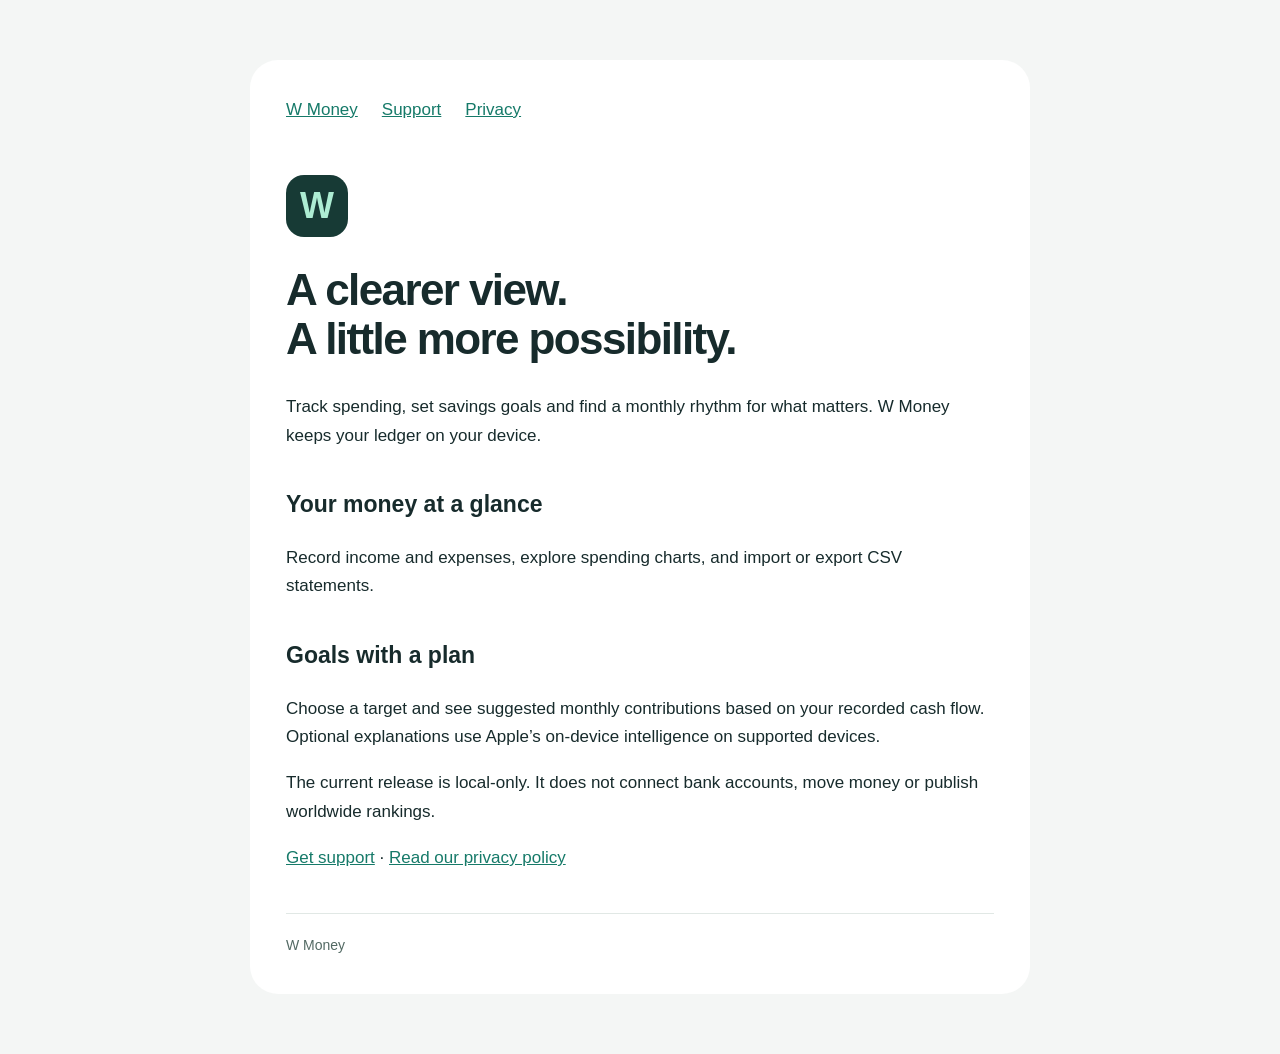
<file: docs/index.html>
<!doctype html><html lang="en"><head><meta charset="utf-8"><meta name="viewport" content="width=device-width, initial-scale=1"><title>Budgeting with clarity · W Money</title><link rel="stylesheet" href="wmoney.css"></head><body><main><nav aria-label="Main"><a href="index.html">W Money</a><a href="support.html">Support</a><a href="privacy.html">Privacy</a></nav><div class="mark" aria-hidden="true">W</div><h1>A clearer view.<br>A little more possibility.</h1><p>Track spending, set savings goals and find a monthly rhythm for what matters. W Money keeps your ledger on your device.</p><h2>Your money at a glance</h2><p>Record income and expenses, explore spending charts, and import or export CSV statements.</p><h2>Goals with a plan</h2><p>Choose a target and see suggested monthly contributions based on your recorded cash flow. Optional explanations use Apple’s on-device intelligence on supported devices.</p><p>The current release is local-only. It does not connect bank accounts, move money or publish worldwide rankings.</p><p><a href="support.html">Get support</a> · <a href="privacy.html">Read our privacy policy</a></p><footer>W Money</footer></main></body></html>
</file>
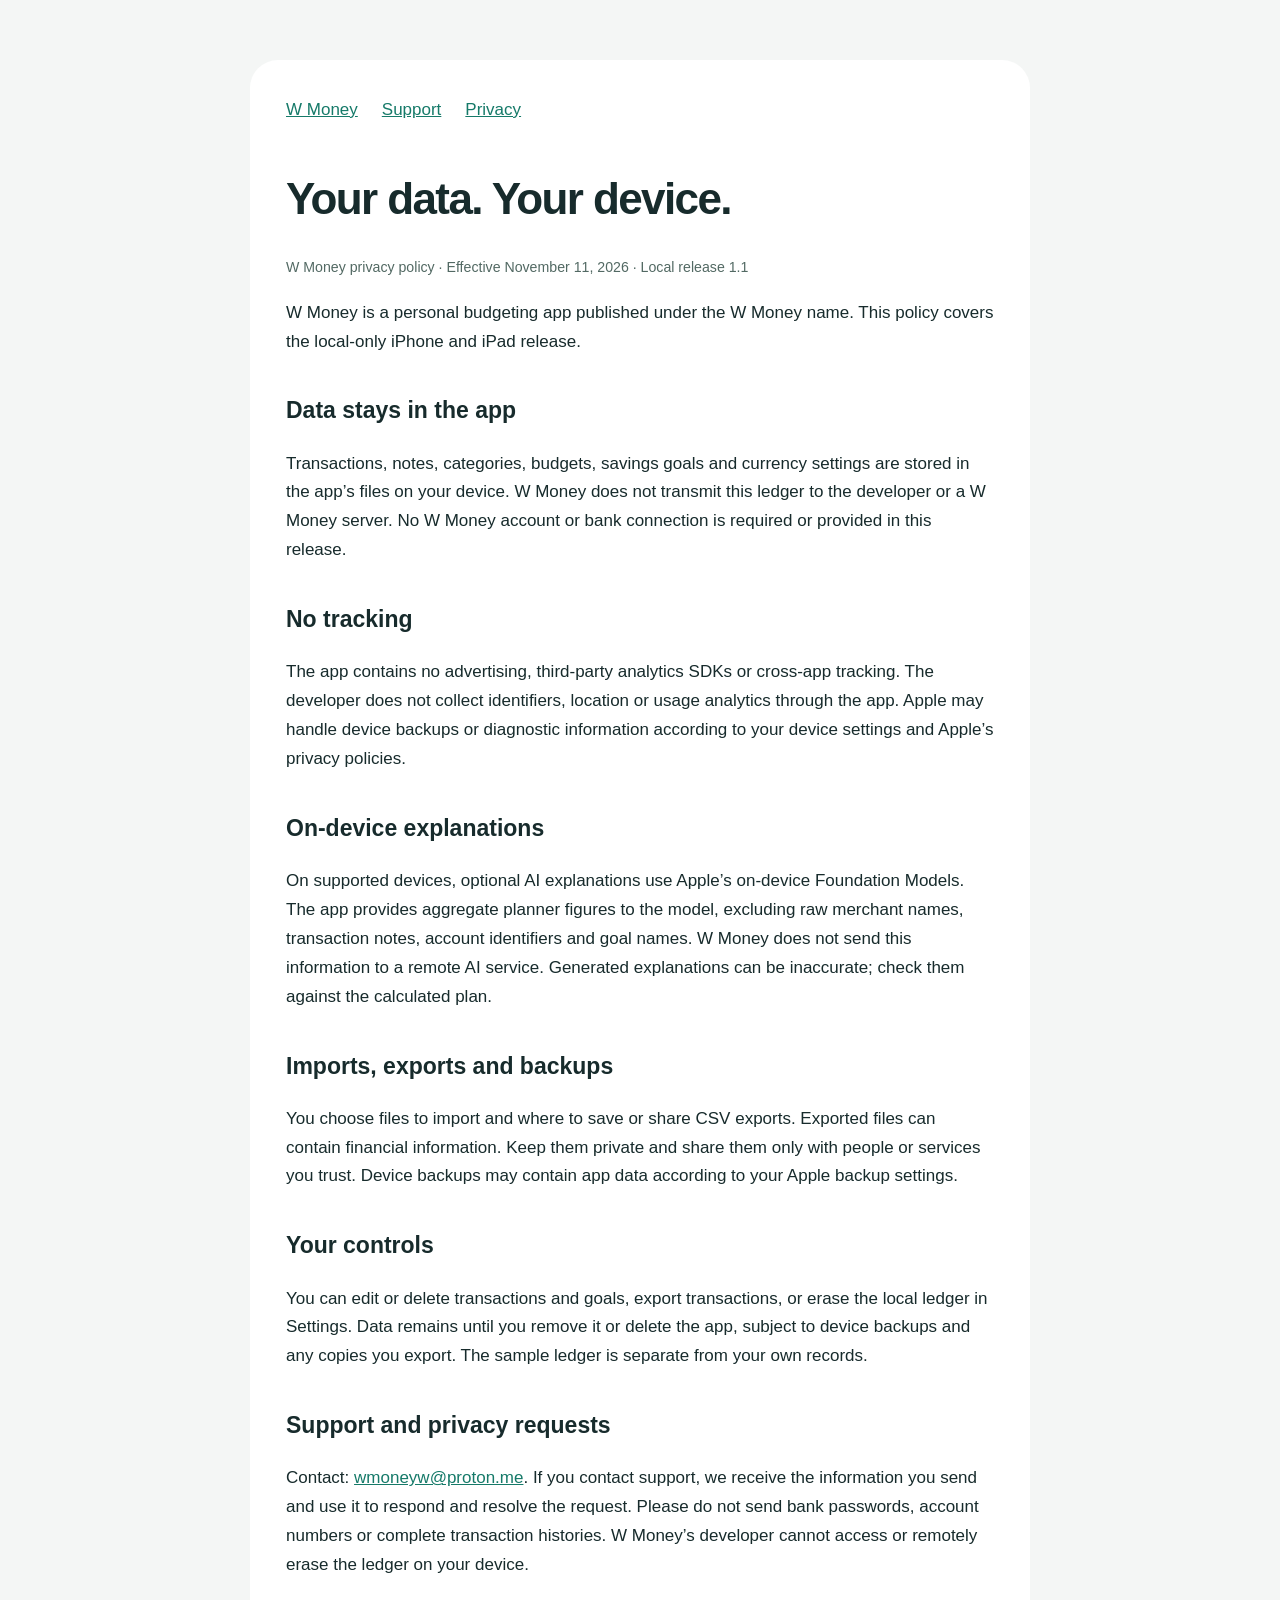
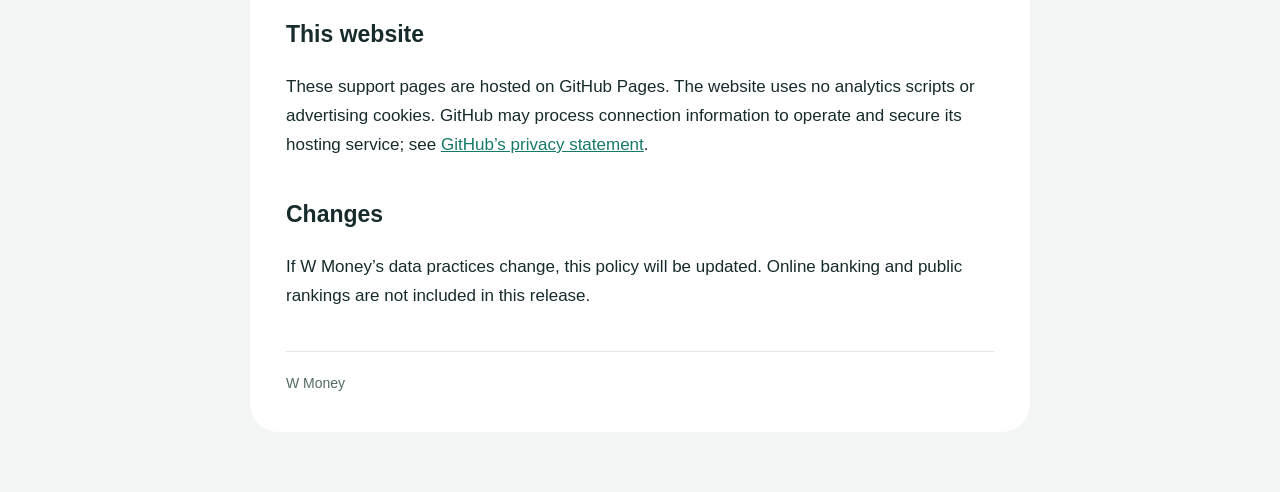
<file: docs/privacy.html>
<!doctype html><html lang="en"><head><meta charset="utf-8"><meta name="viewport" content="width=device-width, initial-scale=1"><title>Privacy · W Money</title><link rel="stylesheet" href="wmoney.css"></head><body><main><nav aria-label="Main"><a href="index.html">W Money</a><a href="support.html">Support</a><a href="privacy.html">Privacy</a></nav><h1>Your data. Your device.</h1><p><small>W Money privacy policy · Effective November 11, 2026 · Local release 1.1</small></p><p>W Money is a personal budgeting app published under the W Money name. This policy covers the local-only iPhone and iPad release.</p><h2>Data stays in the app</h2><p>Transactions, notes, categories, budgets, savings goals and currency settings are stored in the app’s files on your device. W Money does not transmit this ledger to the developer or a W Money server. No W Money account or bank connection is required or provided in this release.</p><h2>No tracking</h2><p>The app contains no advertising, third-party analytics SDKs or cross-app tracking. The developer does not collect identifiers, location or usage analytics through the app. Apple may handle device backups or diagnostic information according to your device settings and Apple’s privacy policies.</p><h2>On-device explanations</h2><p>On supported devices, optional AI explanations use Apple’s on-device Foundation Models. The app provides aggregate planner figures to the model, excluding raw merchant names, transaction notes, account identifiers and goal names. W Money does not send this information to a remote AI service. Generated explanations can be inaccurate; check them against the calculated plan.</p><h2>Imports, exports and backups</h2><p>You choose files to import and where to save or share CSV exports. Exported files can contain financial information. Keep them private and share them only with people or services you trust. Device backups may contain app data according to your Apple backup settings.</p><h2>Your controls</h2><p>You can edit or delete transactions and goals, export transactions, or erase the local ledger in Settings. Data remains until you remove it or delete the app, subject to device backups and any copies you export. The sample ledger is separate from your own records.</p><h2>Support and privacy requests</h2><p>Contact: <a href="mailto:wmoneyw@proton.me">wmoneyw@proton.me</a>. If you contact support, we receive the information you send and use it to respond and resolve the request. Please do not send bank passwords, account numbers or complete transaction histories. W Money’s developer cannot access or remotely erase the ledger on your device.</p><h2>This website</h2><p>These support pages are hosted on GitHub Pages. The website uses no analytics scripts or advertising cookies. GitHub may process connection information to operate and secure its hosting service; see <a href="https://docs.github.com/en/site-policy/privacy-policies/github-general-privacy-statement">GitHub’s privacy statement</a>.</p><h2>Changes</h2><p>If W Money’s data practices change, this policy will be updated. Online banking and public rankings are not included in this release.</p><footer>W Money</footer></main></body></html>
</file>
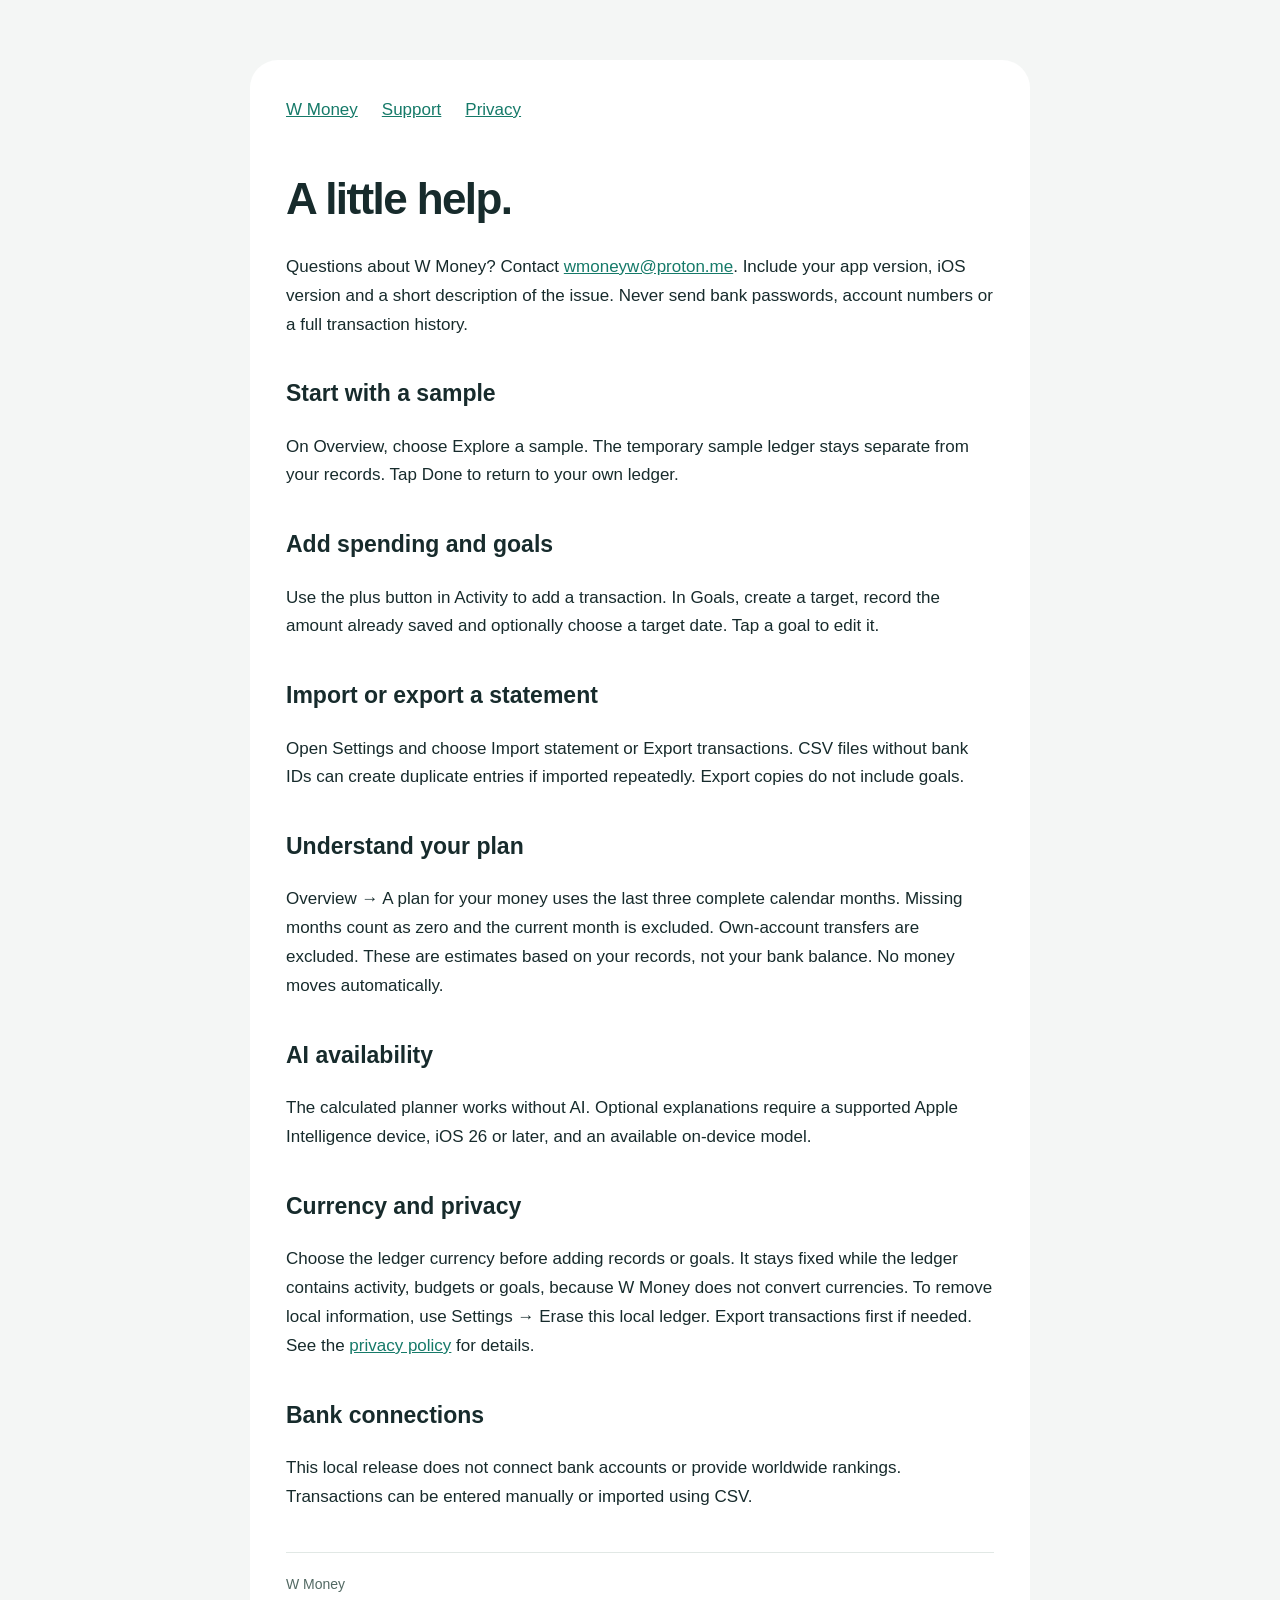
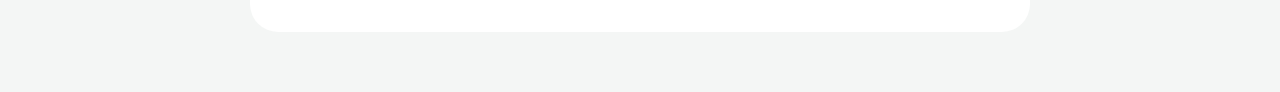
<file: docs/support.html>
<!doctype html><html lang="en"><head><meta charset="utf-8"><meta name="viewport" content="width=device-width, initial-scale=1"><title>Support · W Money</title><link rel="stylesheet" href="wmoney.css"></head><body><main><nav aria-label="Main"><a href="index.html">W Money</a><a href="support.html">Support</a><a href="privacy.html">Privacy</a></nav><h1>A little help.</h1><p>Questions about W Money? Contact <a href="mailto:wmoneyw@proton.me">wmoneyw@proton.me</a>. Include your app version, iOS version and a short description of the issue. Never send bank passwords, account numbers or a full transaction history.</p><h2>Start with a sample</h2><p>On Overview, choose Explore a sample. The temporary sample ledger stays separate from your records. Tap Done to return to your own ledger.</p><h2>Add spending and goals</h2><p>Use the plus button in Activity to add a transaction. In Goals, create a target, record the amount already saved and optionally choose a target date. Tap a goal to edit it.</p><h2>Import or export a statement</h2><p>Open Settings and choose Import statement or Export transactions. CSV files without bank IDs can create duplicate entries if imported repeatedly. Export copies do not include goals.</p><h2>Understand your plan</h2><p>Overview → A plan for your money uses the last three complete calendar months. Missing months count as zero and the current month is excluded. Own-account transfers are excluded. These are estimates based on your records, not your bank balance. No money moves automatically.</p><h2>AI availability</h2><p>The calculated planner works without AI. Optional explanations require a supported Apple Intelligence device, iOS 26 or later, and an available on-device model.</p><h2>Currency and privacy</h2><p>Choose the ledger currency before adding records or goals. It stays fixed while the ledger contains activity, budgets or goals, because W Money does not convert currencies. To remove local information, use Settings → Erase this local ledger. Export transactions first if needed. See the <a href="privacy.html">privacy policy</a> for details.</p><h2>Bank connections</h2><p>This local release does not connect bank accounts or provide worldwide rankings. Transactions can be entered manually or imported using CSV.</p><footer>W Money</footer></main></body></html>
</file>
<file: docs/wmoney.css>
*{box-sizing:border-box}body{margin:0;background:#f4f6f5;color:#172b2c;font:17px/1.7 -apple-system,BlinkMacSystemFont,"Segoe UI",sans-serif}main{max-width:780px;margin:60px auto;padding:36px;background:white;border-radius:28px}nav{display:flex;gap:24px;margin-bottom:50px}a{color:#167a69}h1{font-size:44px;line-height:1.1;letter-spacing:-1.6px}h2{font-size:23px;margin-top:35px}small{color:#526963}.mark{background:#173a35;color:#adedd3;border-radius:18px;display:inline-flex;width:62px;height:62px;align-items:center;justify-content:center;font-size:36px;font-weight:700}footer{border-top:1px solid #e1e8e5;margin-top:40px;padding-top:20px;font-size:14px;color:#526963}@media(max-width:600px){main{margin:0;padding:28px;border-radius:0}h1{font-size:36px}nav{gap:18px}}@media(prefers-color-scheme:dark){body{background:#0c1717;color:#e7f1ed}main{background:#142322}a{color:#9be6c8}small,footer{color:#aabdb5}}
</file>
